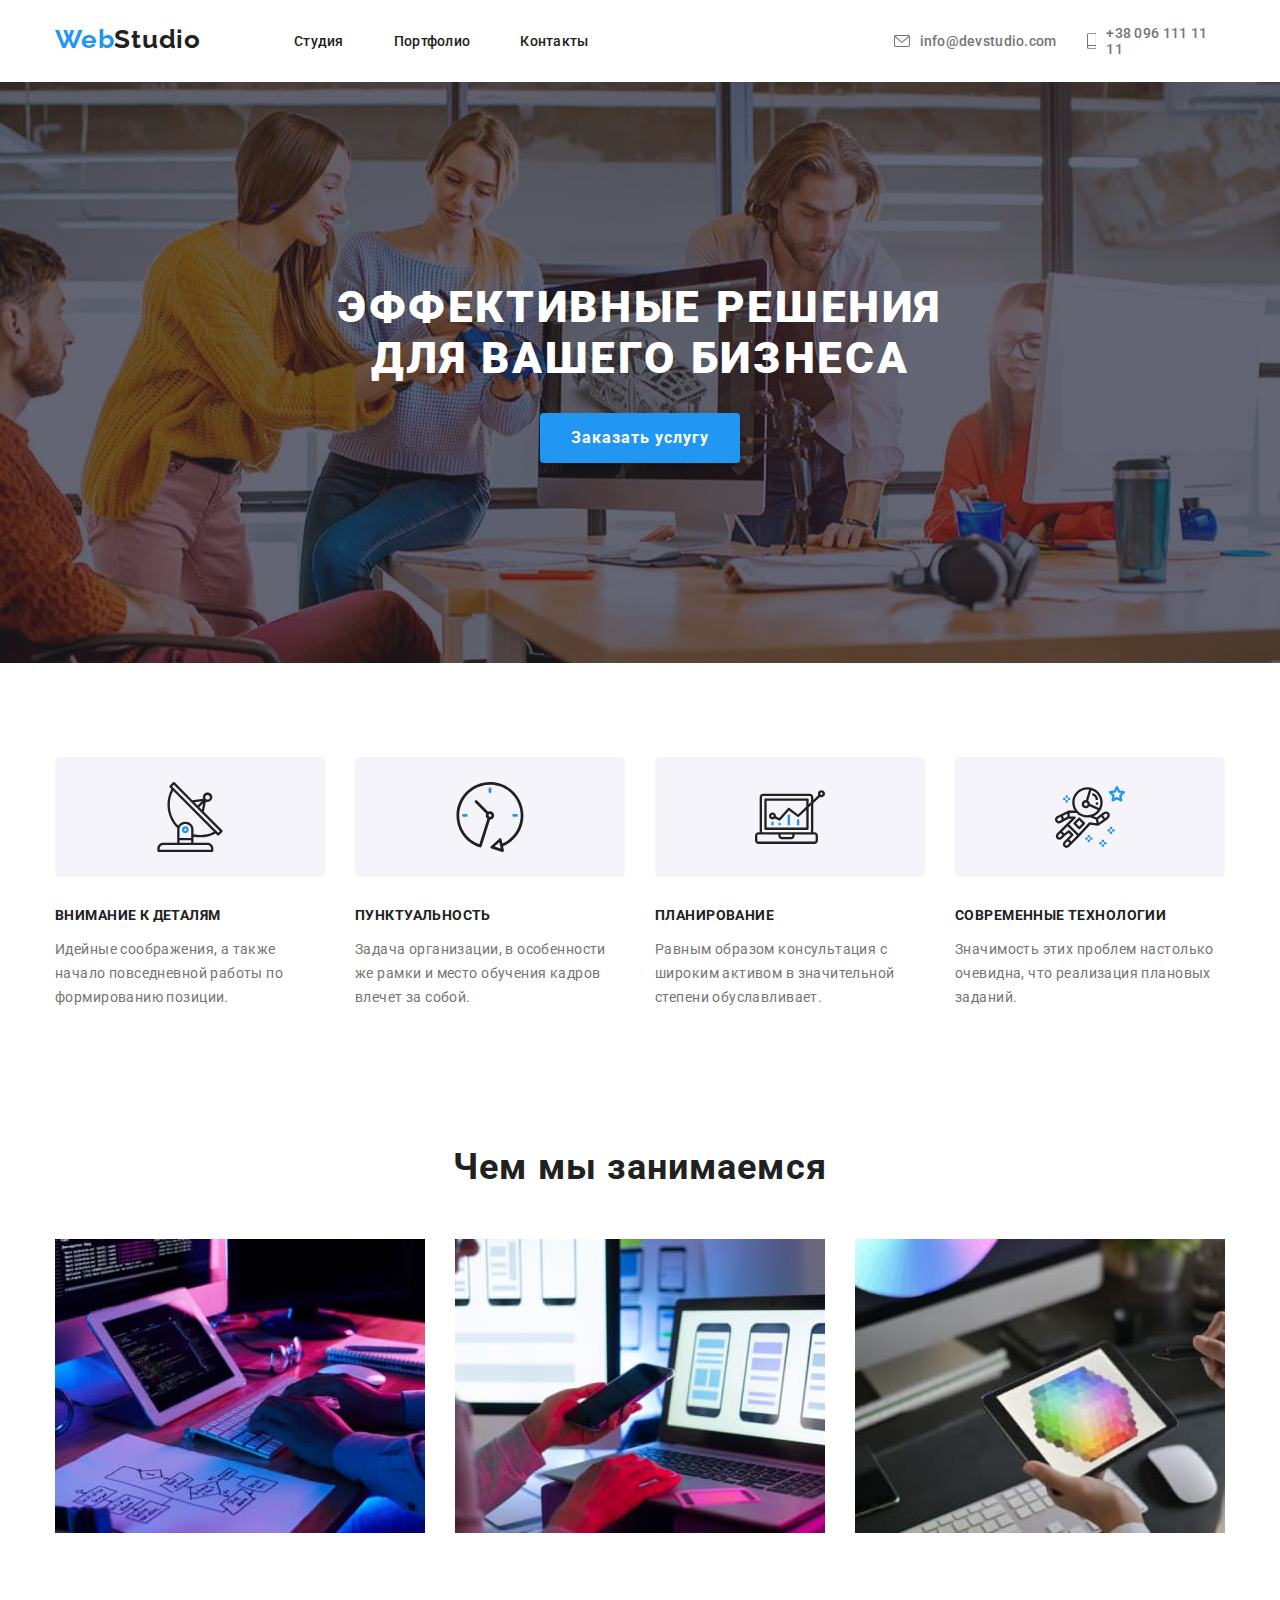
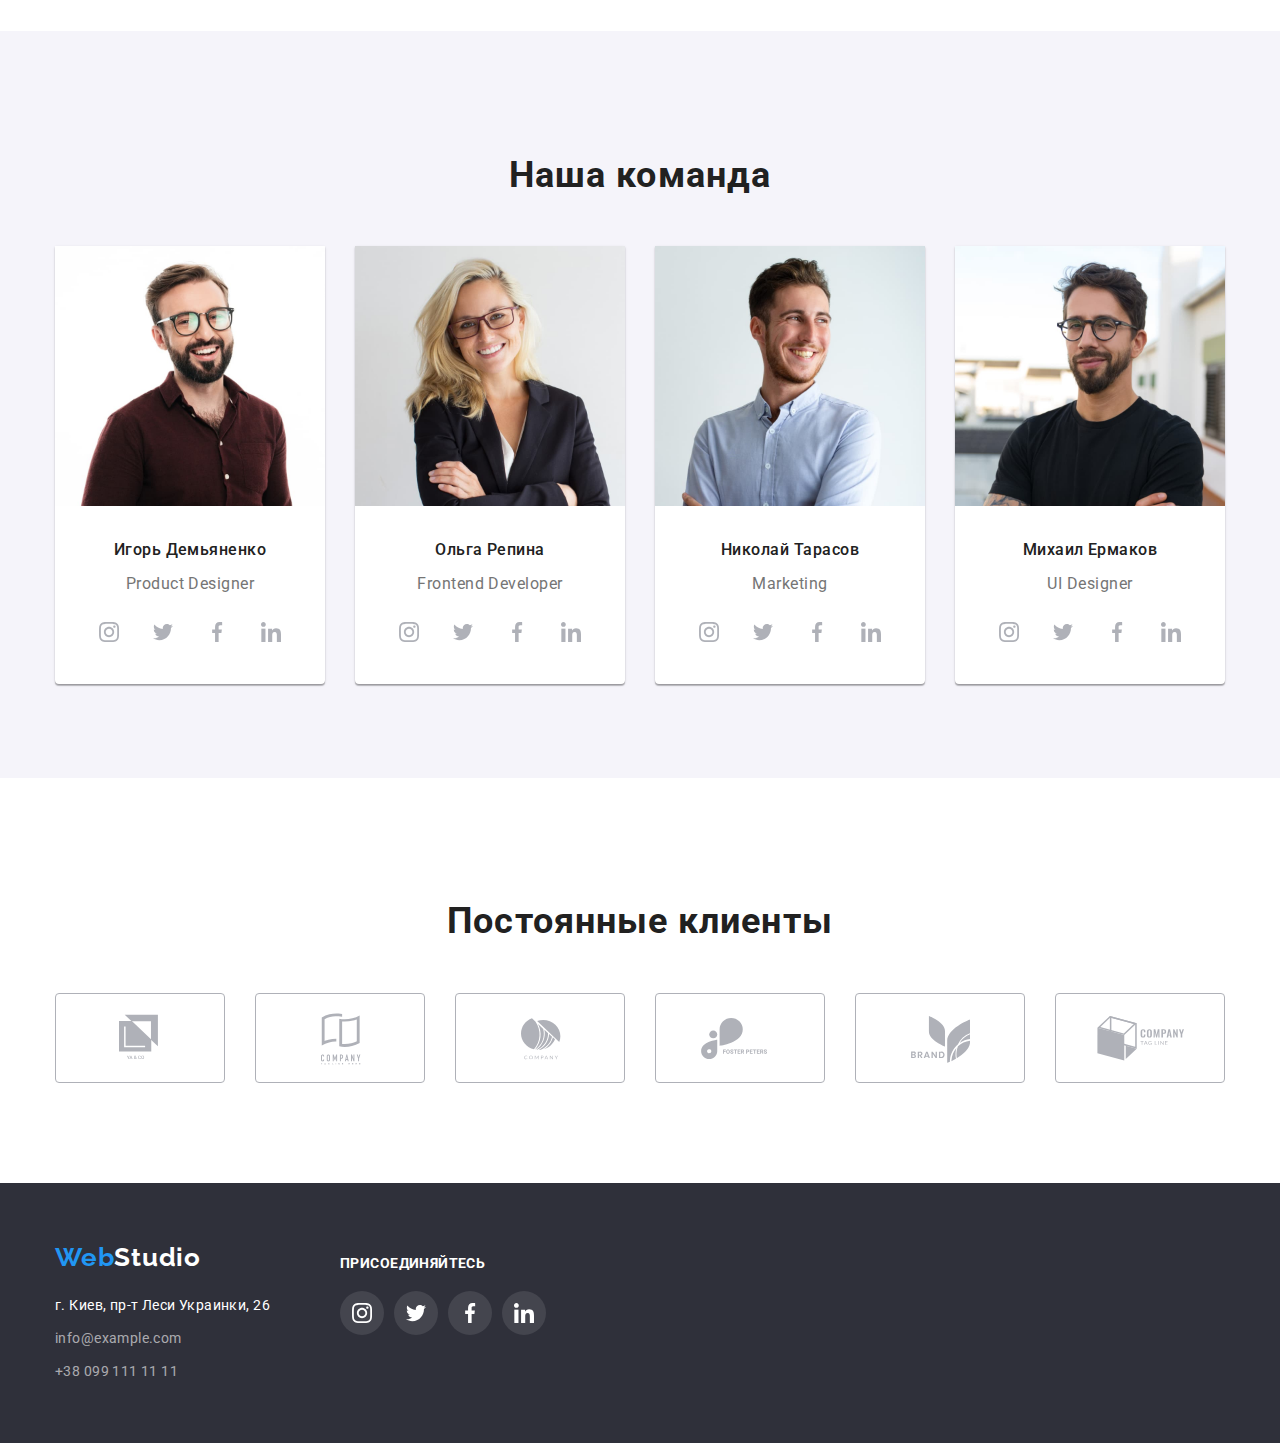
<file: index.html>
<!DOCTYPE html>
<html lang="en">

<head>
  <meta charset="UTF-8" />
  <meta name="viewport" content="width=device-width, initial-scale=1.0" />
  <link rel="stylesheet" href="./CSS/normalize.css" />
  <link rel="stylesheet" href="./CSS/styles.css" />

  <link
    href="https://fonts.googleapis.com/css2?family=Raleway:wght@700&family=Roboto:wght@400;500;700;900&display=fallback"
    rel="stylesheet" />

  <title>Студия</title>
</head>

<body>
  <header class="header">
    <div class="container">
      <nav class="nav-container">
        <div class="logo-container">
          <a href="index.html" class="font-logo"><span class="color-logo">Web</span>Studio</a>
        </div>

        <ul class="ul-container">
          <li><a href="index.html" class="link-nav">Студия</a></li>
          <li><a href="portfolio.html" class="link-nav">Портфолио</a></li>
          <li><a href="" class="link-nav">Контакты</a></li>
        </ul>
        <ul class="ul-contacts-container">
          <li class="contacts-flex">
            <svg class="contacts-icon-mail">
              <use href="IMG/sprite.svg#icon-envelope"></use>
            </svg>
            <a href="mailto:info@devstudio.com" class="link-nav nav-contacts">info@devstudio.com</a>
          </li>
          <li class="contacts-flex">

            <svg class="contacts-icon-phone">
              <use href="IMG/sprite.svg#icon-smartphone"></use>
            </svg>
            <a href="tel:+380961111111" class="link-nav nav-contacts">+38 096 111 11 11</a>
          </li>
        </ul>
      </nav>
    </div>
  </header>

  <section class="hero">
    <div class="container">
      <h1 class="h1-hero">Эффективные решения для вашего бизнеса</h1>
      <button class="btn-hero">Заказать услугу</button>
    </div>
  </section>

  <section class="features">
    <div class="container">
      <ul class="ul-features">
        <li>
          <div class="bg-features">
            <svg class="icon-features">
              <use href="IMG/sprite.svg#icon-Vector"></use>
            </svg>
          </div>
          <h4 class="h4-features">Внимание к деталям</h4>
          <p class="p-features">
            Идейные соображения, а также начало повседневной работы по
            формированию позиции.
          </p>
        </li>
        <li>
          <div class="bg-features">
            <svg class="icon-features">
              <use href="IMG/sprite.svg#icon-Vector1"></use>
            </svg>
          </div>
          <h4 class="h4-features">Пунктуальность</h4>
          <p class="p-features">
            Задача организации, в особенности же рамки и место обучения кадров
            влечет за собой.
          </p>
        </li>
        <li>
          <div class="bg-features">
            <svg class="icon-features">
              <use href="IMG/sprite.svg#icon-Vector2"></use>
            </svg>
          </div>
          <h4 class="h4-features">Планирование</h4>
          <p class="p-features">
            Равным образом консультация с широким активом в значительной
            степени обуславливает.
          </p>
        </li>
        <li>
          <div class="bg-features">
            <svg class="icon-features">
              <use href="IMG/sprite.svg#icon-Vector3"></use>
            </svg>
          </div>
          <h4 class="h4-features">Современные технологии</h4>
          <p class="p-features">
            Значимость этих проблем настолько очевидна, что реализация
            плановых заданий.
          </p>
        </li>
      </ul>
    </div>
  </section>

  <section class="product">
    <div class="container">
      <h2 class="h2-product">Чем мы занимаемся</h2>
      <ul class="ul-product">
        <li>
          <img src="./IMG/product/product(1).jpg" alt="product-image" width="370" />
        </li>
        <li>
          <img src="./IMG/product/product(2).jpg" alt="product-image" width="370" />
        </li>
        <li>
          <img src="./IMG/product/product(3).jpg" alt="product-image" width="370" />
        </li>
      </ul>
    </div>
  </section>

  <section class="team">
    <div class="container">
      <h2 class="h2-team">Наша команда</h2>
      <ul class="ul-team">
        <li class="card-style">
          <img src="./IMG/team/team(1).jpg" alt="team-image" width="270" />
          <h4 class="card-name">Игорь Демьяненко</h4>
          <p class="card-desc">Product Designer</p>
          <ul class="card-soclinks">
            <li class="soclink-style-hover">
              <a class="soclink-bg" href="https://www.instagram.com/"><svg class="soclink">
                  <use href="IMG/sprite.svg#icon-instagram"></use>
                </svg>
              </a>
            </li>
            <li class="soclink-style-hover"><a class="soclink-bg" href="https://www.twitter.com/"><svg class="soclink">
                  <use href="IMG/sprite.svg#icon-twitter"></use>
                </svg></a></li>
            <li class="soclink-style-hover"><a class="soclink-bg" href="https://www.facebook.com/"><svg class="soclink">
                  <use href="IMG/sprite.svg#icon-facebook"></use>
                </svg></a></li>
            <li class="soclink-style-hover"><a class="soclink-bg" href="https://www.linkedin.com/"><svg class="soclink">
                  <use href="IMG/sprite.svg#icon-linkedin"></use>
                </svg></a></li>
          </ul>
        </li>
        <li class="card-style">
          <img src="./IMG/team/team(2).jpg" alt="team-image" width="270" />
          <h4 class="card-name">Ольга Репина</h4>
          <p class="card-desc">Frontend Developer</p>
          <ul class="card-soclinks">
            <li class="soclink-style-hover">
              <a class="soclink-bg" href="https://www.instagram.com/"><svg class="soclink">
                  <use href="IMG/sprite.svg#icon-instagram"></use>
                </svg>
              </a>
            </li>
            <li class="soclink-style-hover"><a class="soclink-bg" href="https://www.twitter.com/"><svg class="soclink">
                  <use href="IMG/sprite.svg#icon-twitter"></use>
                </svg></a></li>
            <li class="soclink-style-hover"><a class="soclink-bg" href="https://www.facebook.com/"><svg class="soclink">
                  <use href="IMG/sprite.svg#icon-facebook"></use>
                </svg></a></li>
            <li class="soclink-style-hover"><a class="soclink-bg" href="https://www.linkedin.com/"><svg class="soclink">
                  <use href="IMG/sprite.svg#icon-linkedin"></use>
                </svg></a></li>
          </ul>
        </li>
        <li class="card-style">
          <img src="./IMG/team/team(3).jpg" alt="team-image" width="270" />
          <h4 class="card-name">Николай Тарасов</h4>
          <p class="card-desc">Marketing</p>
          <ul class="card-soclinks">
            <li class="soclink-style-hover">
              <a class="soclink-bg" href="https://www.instagram.com/"><svg class="soclink">
                  <use href="IMG/sprite.svg#icon-instagram"></use>
                </svg>
              </a>
            </li>
            <li class="soclink-style-hover"><a class="soclink-bg" href="https://www.twitter.com/"><svg class="soclink">
                  <use href="IMG/sprite.svg#icon-twitter"></use>
                </svg></a></li>
            <li class="soclink-style-hover"><a class="soclink-bg" href="https://www.facebook.com/"><svg class="soclink">
                  <use href="IMG/sprite.svg#icon-facebook"></use>
                </svg></a></li>
            <li class="soclink-style-hover"><a class="soclink-bg" href="https://www.linkedin.com/"><svg class="soclink">
                  <use href="IMG/sprite.svg#icon-linkedin"></use>
                </svg></a></li>
          </ul>
        </li>
        <li class="card-style">
          <img src="./IMG/team/team(4).jpg" alt="team-image" width="270" />
          <h4 class="card-name">Михаил Ермаков</h4>
          <p class="card-desc">UI Designer</p>
          <ul class="card-soclinks">
            <li class="soclink-style-hover">
              <a class="soclink-bg" href="https://www.instagram.com/"><svg class="soclink">
                  <use href="IMG/sprite.svg#icon-instagram"></use>
                </svg>
              </a>
            </li>
            <li class="soclink-style-hover"><a class="soclink-bg" href="https://www.twitter.com/"><svg class="soclink">
                  <use href="IMG/sprite.svg#icon-twitter"></use>
                </svg></a></li>
            <li class="soclink-style-hover"><a class="soclink-bg" href="https://www.facebook.com/"><svg class="soclink">
                  <use href="IMG/sprite.svg#icon-facebook"></use>
                </svg></a></li>
            <li class="soclink-style-hover"><a class="soclink-bg" href="https://www.linkedin.com/"><svg class="soclink">
                  <use href="IMG/sprite.svg#icon-linkedin"></use>
                </svg></a></li>
          </ul>
        </li>
      </ul>
    </div>
  </section>

  <section class="clients">
    <div class="container">
      <h2 class="h2-clients">Постоянные клиенты</h2>
      <ul class="ul-clients-flex">
        <li class="clients-style-hover">
          <a href="#" class="client-link">
            <svg class="client-icon1">
              <use href="IMG/sprite.svg#icon-logo1"></use>
            </svg>
          </a>
        </li>
        <li class="clients-style-hover">
          <a href="#" class="client-link">
            <svg class="client-icon2">
              <use href="IMG/sprite.svg#icon-logo2"></use>
            </svg>
          </a>
        </li>
        <li class="clients-style-hover"><a href="#" class="client-link">
            <svg class="client-icon3">
              <use href="IMG/sprite.svg#icon-logo3"></use>
            </svg>
          </a></li>
        <li class="clients-style-hover"><a href="#" class="client-link">
            <svg class="client-icon4">
              <use href="IMG/sprite.svg#icon-logo4"></use>
            </svg>
          </a></li>
        <li class="clients-style-hover"><a href="#" class="client-link">
            <svg class="client-icon5">
              <use href="IMG/sprite.svg#icon-logo5"></use>
            </svg>
          </a></li>
        <li class="clients-style-hover"><a href="#" class="client-link">
            <svg class="client-icon6">
              <use href="IMG/sprite.svg#icon-logo6"></use>
            </svg>
          </a></li>
      </ul>
    </div>
  </section>

  <footer class="footer">
    <div class="container">
      <!-- Flex -->
      <div class="footer-flex">
        <div class="info">
          <div class="logo-container-footer">
            <a href="index.html" class="font-logo"><span class="color-logo">Web</span><span
                class="color-logo-footer">Studio</span></a>
          </div>

          <address class="address-footer">
            г. Киев, пр-т Леси Украинки, 26
          </address>
          <a href="mailto:info@devstudio.com" class="link-footer footer-contacts">info@example.com</a>
          <a href="tel:+380961111111" class="link-footer footer-contacts tel">+38 099 111 11 11</a>
        </div>
        <div class="soclinks-info">
          <h4 class="welcome-footer">присоединяйтесь</h4>
          <ul class="footer-soclinks">
            <li>
              <a class="footer-soclink-bg" href="https://www.instagram.com/"><svg class="footer-soclink">
                  <use href="IMG/sprite.svg#icon-instagram"></use>
                </svg>
              </a>
            </li>
            <li><a class="footer-soclink-bg" href="https://www.twitter.com/"><svg class="footer-soclink">
                  <use href="IMG/sprite.svg#icon-twitter"></use>
                </svg></a></li>
            <li><a class="footer-soclink-bg" href="https://www.facebook.com/"><svg class="footer-soclink">
                  <use href="IMG/sprite.svg#icon-facebook"></use>
                </svg></a></li>
            <li><a class="footer-soclink-bg" href="https://www.linkedin.com/"><svg class="footer-soclink">
                  <use href="IMG/sprite.svg#icon-linkedin"></use>
                </svg></a></li>
          </ul>
        </div>
      </div>


    </div>
  </footer>
</body>

</html>
</file>
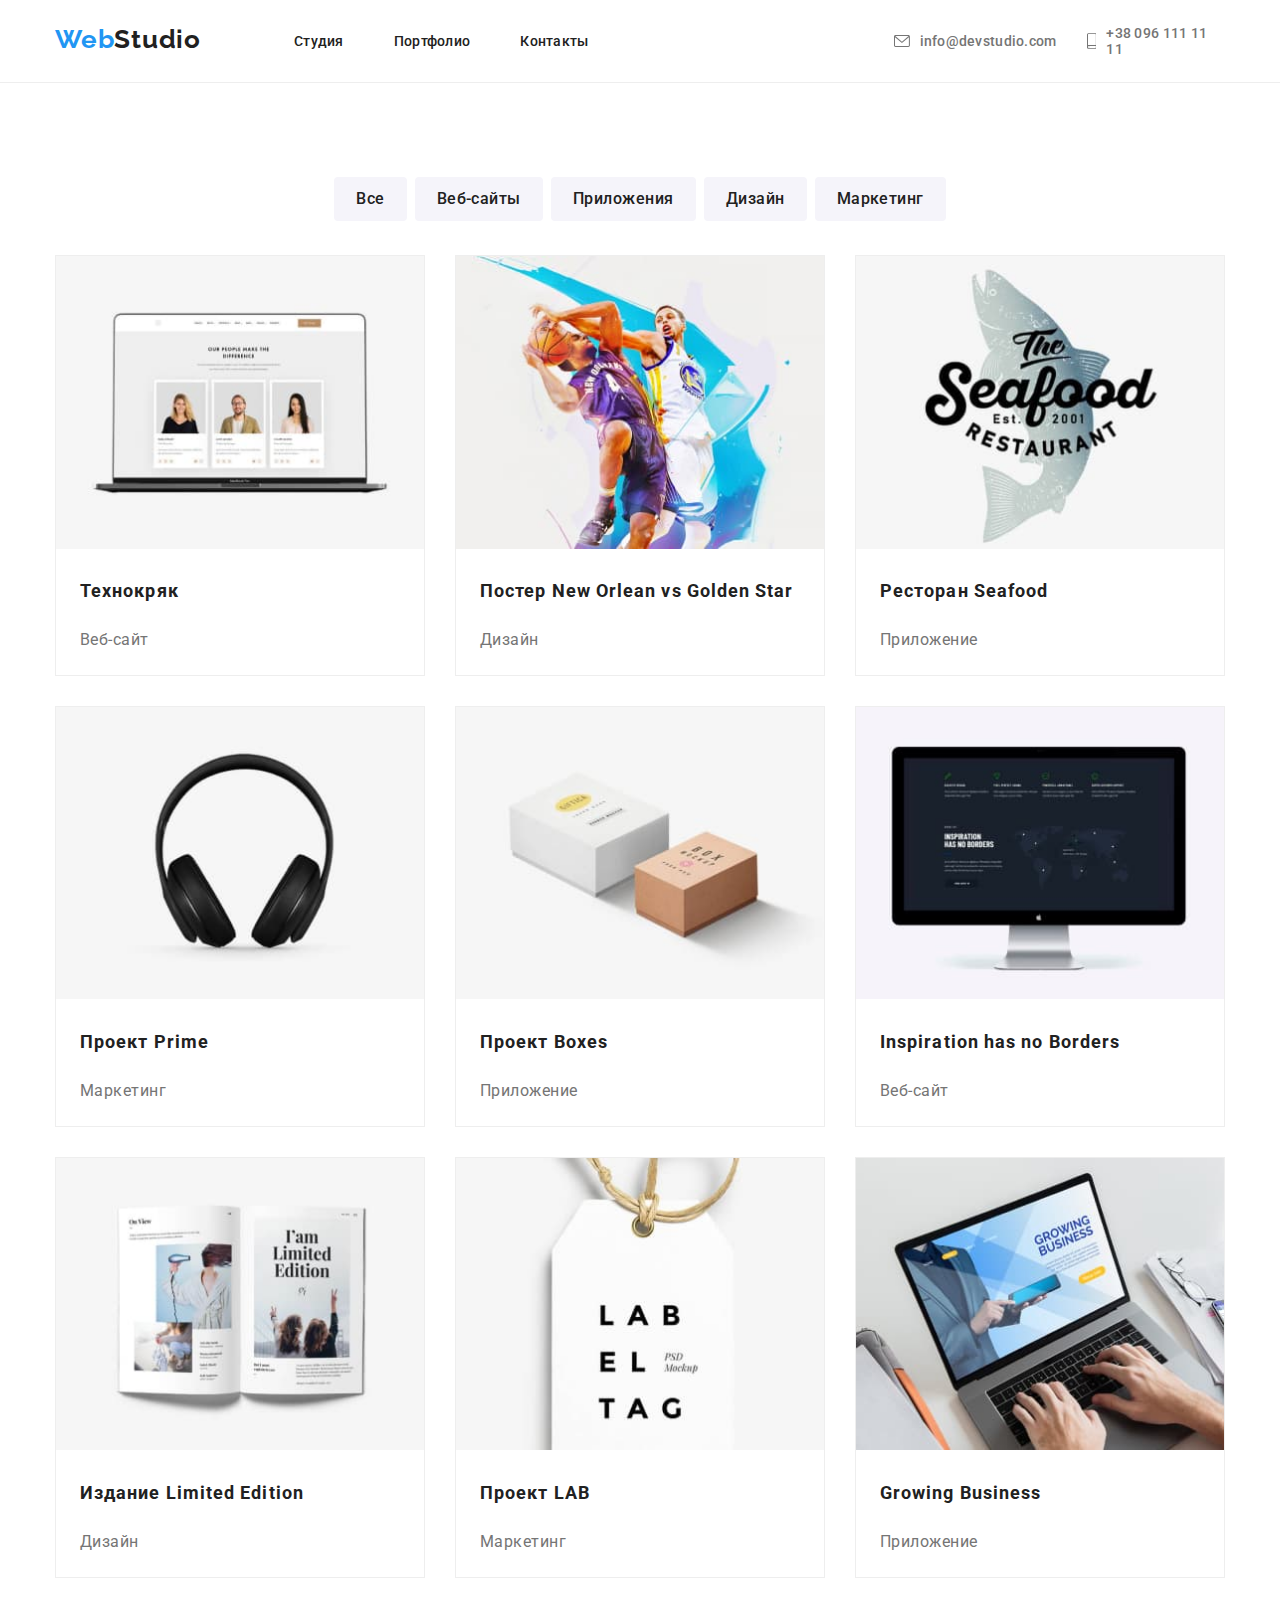
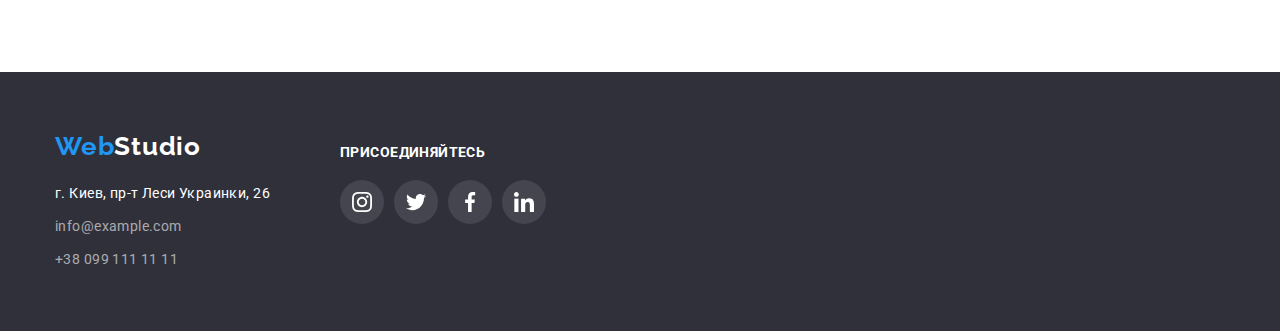
<file: portfolio.html>
<!DOCTYPE html>
<html lang="en">

<head>
  <meta charset="UTF-8" />
  <meta name="viewport" content="width=device-width, initial-scale=1.0" />
  <link rel="stylesheet" href="./CSS/normalize.css" />
  <link rel="stylesheet" href="./CSS/styles.css" />

  <link
    href="https://fonts.googleapis.com/css2?family=Raleway:wght@700&family=Roboto:wght@400;500;700;900&display=fallback"
    rel="stylesheet" />

  <title>Портфолио</title>
</head>

<body>
  <header class="header">
    <div class="container">
      <nav class="nav-container">
        <div class="logo-container">
          <a href="index.html" class="font-logo"><span class="color-logo">Web</span>Studio</a>
        </div>

        <ul class="ul-container">
          <li><a href="index.html" class="link-nav">Студия</a></li>
          <li><a href="portfolio.html" class="link-nav">Портфолио</a></li>
          <li><a href="" class="link-nav">Контакты</a></li>
        </ul>
        <ul class="ul-contacts-container">
          <li class="contacts-flex">


            <svg class="contacts-icon-mail">
              <use href="IMG/sprite.svg#icon-envelope"></use>
            </svg>
            <a href="mailto:info@devstudio.com" class="link-nav nav-contacts">info@devstudio.com</a>
          </li>
          <li class="contacts-flex">

            <svg class="contacts-icon-phone">
              <use href="IMG/sprite.svg#icon-smartphone"></use>
            </svg>
            <a href="tel:+380961111111" class="link-nav nav-contacts">+38 096 111 11 11</a>
          </li>
        </ul>
      </nav>
    </div>
  </header>

  <section class="portfolio">
    <div class="container">
      <div class="filtres">
        <button class="btn-portfolio">
          <span class="btn-portfolio-text">Все</span>
        </button>
        <button class="btn-portfolio">
          <span class="btn-portfolio-text">Веб-сайты</span>
        </button>
        <button class="btn-portfolio">
          <span class="btn-portfolio-text">Приложения</span>
        </button>
        <button class="btn-portfolio">
          <span class="btn-portfolio-text">Дизайн</span>
        </button>
        <button class="btn-portfolio">
          <span class="btn-portfolio-text">Маркетинг</span>
        </button>
      </div>
      <div class="projects">
        <ul class="wrap">
          <li class="card-style-portfolio">
            <img class="img-contain" src="./IMG/projects/img(1).jpg" alt="card-image" />
            <h4 class="card-name-portfolio">Технокряк</h4>
            <p class="card-desc-portfolio">Веб-сайт</p>
          </li>
          <li class="card-style-portfolio">
            <img class="img-contain" src="./IMG/projects/img(2).jpg" alt="card-image" />
            <h4 class="card-name-portfolio">
              Постер New Orlean vs Golden Star
            </h4>
            <p class="card-desc-portfolio">Дизайн</p>
          </li>
          <li class="card-style-portfolio">
            <img class="img-contain" src="./IMG/projects/img(3).jpg" alt="card-image" />
            <h4 class="card-name-portfolio">Ресторан Seafood</h4>
            <p class="card-desc-portfolio">Приложение</p>
          </li>
          <li class="card-style-portfolio">
            <img class="img-contain" src="./IMG/projects/img(4).jpg" alt="card-image" />
            <h4 class="card-name-portfolio">Проект Prime</h4>
            <p class="card-desc-portfolio">Маркетинг</p>
          </li>
          <li class="card-style-portfolio">
            <img class="img-contain" src="./IMG/projects/img(5).jpg" alt="card-image" />
            <h4 class="card-name-portfolio">Проект Boxes</h4>
            <p class="card-desc-portfolio">Приложение</p>
          </li>
          <li class="card-style-portfolio">
            <img class="img-contain" src="./IMG/projects/img(6).jpg" alt="card-image" />
            <h4 class="card-name-portfolio">Inspiration has no Borders</h4>
            <p class="card-desc-portfolio">Веб-сайт</p>
          </li>
          <li class="card-style-portfolio last-3">
            <img class="img-contain" src="./IMG/projects/img(7).jpg" alt="card-image" />
            <h4 class="card-name-portfolio">Издание Limited Edition</h4>
            <p class="card-desc-portfolio">Дизайн</p>
          </li>
          <li class="card-style-portfolio last-3">
            <img class="img-contain" src="./IMG/projects/img(8).jpg" alt="card-image" />
            <h4 class="card-name-portfolio">Проект LAB</h4>
            <p class="card-desc-portfolio">Маркетинг</p>
          </li>
          <li class="card-style-portfolio last-3">
            <img class="img-contain" src="./IMG/projects/img(9).jpg" alt="card-image" />
            <h4 class="card-name-portfolio">Growing Business</h4>
            <p class="card-desc-portfolio">Приложение</p>
          </li>
        </ul>
      </div>
    </div>
  </section>

  <footer class="footer">
    <div class="container">
      <!-- Flex -->
      <div class="footer-flex">
        <div class="info">
          <div class="logo-container-footer">
            <a href="index.html" class="font-logo"><span class="color-logo">Web</span><span
                class="color-logo-footer">Studio</span></a>
          </div>

          <address class="address-footer">
            г. Киев, пр-т Леси Украинки, 26
          </address>
          <a href="mailto:info@devstudio.com" class="link-footer footer-contacts">info@example.com</a>
          <a href="tel:+380961111111" class="link-footer footer-contacts tel">+38 099 111 11 11</a>
        </div>
        <div class="soclinks-info">
          <h4 class="welcome-footer">присоединяйтесь</h4>
          <ul class="footer-soclinks">
            <li>
              <a class="footer-soclink-bg" href="https://www.instagram.com/"><svg class="footer-soclink">
                  <use href="IMG/sprite.svg#icon-instagram"></use>
                </svg>
              </a>
            </li>
            <li><a class="footer-soclink-bg" href="https://www.twitter.com/"><svg class="footer-soclink">
                  <use href="IMG/sprite.svg#icon-twitter"></use>
                </svg></a></li>
            <li><a class="footer-soclink-bg" href="https://www.facebook.com/"><svg class="footer-soclink">
                  <use href="IMG/sprite.svg#icon-facebook"></use>
                </svg></a></li>
            <li><a class="footer-soclink-bg" href="https://www.linkedin.com/"><svg class="footer-soclink">
                  <use href="IMG/sprite.svg#icon-linkedin"></use>
                </svg></a></li>
          </ul>
        </div>
      </div>


    </div>
  </footer>
</body>

</html>
</file>
<file: CSS/styles.css>
/* Global */

:root {
  --main-text-color: #757575;
  --second-text-color: #212121;
}

body {
  font-family: "Roboto", sans-serif;
  background-color: #fff;
}

a,
a:visited {
  color: var(--second-text-color);
  text-decoration: none;
}

ul {
  list-style-type: none;
}

h2 {
  font-weight: 700;
  font-size: 36px;
  letter-spacing: 0.03em;
  color: var(--second-text-color);
}

p {
  font-size: 14px;
  letter-spacing: 0.03em;
  color: var(--main-text-color);
}

h1,
h4,
ul,
button,
span {
  margin: 0;
  padding: 0;
}

/* Style Index.html */

/* Style Nav*/
.font-logo {
  font-family: "Raleway", sans-serif;
  text-decoration: none;
  font-weight: 700;
  font-size: 26px;
  letter-spacing: 0.03em;
}

.color-logo {
  color: #2196f3;
}

.link-nav {
  font-weight: 500;
  font-size: 14px;
  letter-spacing: 0.02em;
  color: var(--second-text-color);
}

.link-nav:hover {
  color: #2196f3;
}

.link-nav.nav-contacts {
  margin: auto;
  color: var(--main-text-color);
}

.nav-contacts:hover {
  color: #2196f3;
}

/* Style Hero */

.h1-hero {
  font-size: 44px;
  font-weight: 900;
  letter-spacing: 0.06em;
  text-transform: uppercase;
  color: #ffffff;
}

/* Style Features */

.h4-features {
  font-weight: 700;
  font-size: 14px;
  letter-spacing: 0.03em;
  text-transform: uppercase;
  color: var(--second-text-color);
}

.p-features {
  font-size: 14px;
  line-height: 24px;
  letter-spacing: 0.03em;
  color: var(--main-text-color);
}

/* Style Card */

.card-name {
  font-weight: 500;
  font-size: 16px;
  letter-spacing: 0.03em;
  color: var(--second-text-color);
}

.card-desc {
  font-size: 16px;
  letter-spacing: 0.03em;
  color: var(--main-text-color);
}

/* Style Footer */

.color-logo-footer {
  color: #ffffff;
}

.link-footer.footer-contacts {
  font-size: 14px;
  letter-spacing: 0.03em;
  color: rgba(255, 255, 255, 0.6);
}

/* Style Portfolio.html */

.card-name-portfolio {
  margin-top: 20px;
  margin-bottom: 4px;
  padding: 0 24px;
  font-weight: 700;
  font-size: 18px;
  line-height: 36px;
  letter-spacing: 0.06em;
  color: var(--second-text-color);
}

.card-desc-portfolio {
  margin-bottom: 20px;
  padding: 0 24px;
  font-size: 16px;
  line-height: 30px;
  letter-spacing: 0.03em;

  color: var(--main-text-color);
}

.address-footer {
  font-style: normal;
  font-size: 14px;
  letter-spacing: 0.03em;
  color: #ffffff;
}

/* Containers and Flexbox*/
/* Header */

.header {
  padding-top: 25px;
  padding-bottom: 25px;
}
.container {
  width: 1200px;
  padding-left: 15px;
  padding-right: 15px;
  margin: auto;
}

.nav-container {
  display: flex;
}

.ul-container {
  display: flex;
  margin: auto;
  margin-left: 93px;
}

.ul-container > li:not(:first-child) {
  margin-left: 50px;
}

.ul-contacts-container {
  display: flex;
  margin-left: 305px;
  margin-top: auto;
  margin-bottom: auto;
}

.ul-contacts-container > li:not(:first-child) {
  margin-left: 30px;
}

/* Hero */

.hero {
  margin: auto;
  padding: 200px 0px 200px 0px;
}

.h1-hero {
  width: 670px;
  text-align: center;
  margin: auto;
  margin-bottom: 30px;
}

.btn-hero {
  display: block;
  width: 200px;
  height: 50px;
  padding: 10px 0px;
  margin: auto;
  background: #2196f3;
  box-shadow: 0px 4px 4px rgba(0, 0, 0, 0.15);
  border-radius: 4px;
  border-style: hidden;
  letter-spacing: 0.06em;
  color: #ffffff;
  font-weight: 700;
  font-size: 16px;
}

/* Features */

.features {
  margin: auto;
  padding: 94px 0px 94px 0px;
}

.ul-features {
  display: flex;
}

.ul-features > li:not(:first-child) {
  margin-left: 30px;
}

.ul-features > li > h4 {
  margin-bottom: 10px;
}

/* Product */

.product {
  margin: auto;
  padding-bottom: 94px;
}

.h2-product,
.h2-team,
.h2-clients {
  text-align: center;
  margin-bottom: 50px;
}

.ul-product {
  display: flex;
}

.ul-product > li:not(:first-child) {
  margin-left: 30px;
}

/* Team */

.team {
  padding-top: 94px;
  padding-bottom: 94px;
  margin: auto;
  background: #f5f4fa;
}

.ul-team {
  display: flex;
}

.ul-team > li:not(:first-child) {
  margin-left: 30px;
}

.card-style {
  background: #ffffff;
  box-shadow: 0px 1px 3px rgba(0, 0, 0, 0.12), 0px 1px 1px rgba(0, 0, 0, 0.14),
    0px 2px 1px rgba(0, 0, 0, 0.2);
  border-radius: 0px 0px 4px 4px;
}

.card-name {
  text-align: center;
  margin-top: 30px;
  margin-bottom: 10px;
}

.card-desc {
  text-align: center;
  margin-bottom: 16px;
}

/* Footer */

.footer {
  background: #2f303a;
  margin: auto;
  padding-bottom: 60px;
  padding-top: 60px;
}

.info {
  display: flex;
  flex-direction: column;
}

.logo-container-footer {
  display: inline-block;
  margin-bottom: 20px;
}

.address-footer {
  line-height: 24px;
  margin-bottom: 9px;
}

.link-footer{
  line-height: 24px;
}

.link-footer:not(:last-child) {
  margin-bottom: 9px;
}

/* Portfolio.html */

.portfolio {
  border-top: 1px solid #eeeeee;
  margin: auto;
  padding-top: 94px;
  padding-bottom: 94px;
}

/* Filtres */

.filtres {
  height: 44px;
  display: flex;
  justify-content: center;
  margin-bottom: 34px;
}

.filtres > button:not(:first-child) {
  margin-left: 8px;
}

.btn-portfolio-text {
  padding: 6px 22px 6px 22px;
  font-weight: 500;
  font-size: 16px;
  line-height: 26px;
  text-align: center;
  letter-spacing: 0.03em;
}

.btn-portfolio {
  color: var(--second-text-color);
  background: #f5f4fa;
  border-color: #f5f4fa;
  border-radius: 4px;
  border-style: hidden;
}

.btn-portfolio:hover {
  color: #ffffff;
  background: #2196f3;
  box-shadow: 0px 3px 1px rgba(0, 0, 0, 0.1), 0px 1px 2px rgba(0, 0, 0, 0.08),
    0px 2px 2px rgba(0, 0, 0, 0.12);
}

/* Projects */

.projects {
  margin: auto;
  /* width: 1178px; */
}

.img-contain {
  width: 100%;
}

.card-style-portfolio {
  width: 370px;
  background: #ffffff;
  border: 1px solid #eeeeee;
}

.card-style-portfolio:hover{
  box-shadow: 0px 1px 1px rgba(0, 0, 0, 0.12), 0px 4px 4px rgba(0, 0, 0, 0.06), 1px 4px 6px rgba(0, 0, 0, 0.16);
}

.card-style-portfolio:not(.last-3) {
  margin-bottom: 30px;
}

.wrap > li:not(:nth-of-type(3n - 5)) {
  margin-left: 30px;
}

.wrap {
  display: flex;
  flex-wrap: wrap;
}

/* Homework 4 */

/* Features */

.bg-features{
  padding: 25px 100px;
  margin-bottom: 30px;

  width: 270px;
  height: 120px;
  background: #F5F4FA;
  border-radius: 4px;
}

.icon-features{
  width: 70px;
  height: 70px;
}

/* Hero */

.hero {
  background-image: linear-gradient(
      rgba(47, 48, 58, 0.4),
      rgba(47, 48, 58, 0.4)
    ),
    url("../IMG/hero/Img.jpg");
  background-repeat: no-repeat;
  background-position: center;
}

/* Icons */

/* Contacts */

.contacts-flex{
  display: flex;
}

.contacts-flex:hover .contacts-icon-mail{
  fill: #2196F3;
}

.contacts-flex:hover .nav-contacts{
  color: #2196F3;
}

.contacts-flex:hover .contacts-icon-phone{
  fill: #2196F3;
}

.contacts-flex:hover .nav-contacts{
  color: #2196F3;
}

.contacts-icon-mail{
  width: 16px;
  height: 16px;
  margin: auto;
  fill:#757575;
  margin-right: 10px;

}

.contacts-icon-phone{
  width: 10px;
  height: 16px;
  margin: auto;
  fill:#757575;
  margin-right: 10px;

}

/* Soc-links */

.card-soclinks{
  display: flex;
  margin: 0 32px 30px 32px;
}

.card-soclinks li:not(:last-child) {
margin-right: 10px;
}

.soclink {
  margin: auto;
  width: 20px;
  height: 20px;
  fill: #afb1b8;
}

.soclink-style-hover:hover .soclink-bg{
  background-color: #2196f3;
}

.soclink-style-hover:hover .soclink{
  fill: #fff;
}

.soclink-bg {
  display: inline-block;
  padding: 12px;
  width: 44px;
  height: 44px;
  border-radius: 50%;
}

/* Clients */

.clients {
  padding-top: 94px;
  padding-bottom: 94px;
}

.ul-clients-flex{
  display: flex;
}

.ul-clients-flex li:not(:last-child){
  margin-right: 30px;
}

.client-link{
  display: inline-block;
  width: 170px;
  height: 90px;
  
  border: 1px solid #AFB1B8;
  border-radius: 4px;
}
.clients-style-hover:hover .client-link{
  border-color: #2196f3;
}

.clients-style-hover:hover .client-icon1{
  fill:#2196f3
}
.clients-style-hover:hover .client-icon2{
  fill:#2196f3
}
.clients-style-hover:hover .client-icon3{
  fill:#2196f3
}
.clients-style-hover:hover .client-icon4{
  fill:#2196f3
}
.clients-style-hover:hover .client-icon5{
  fill:#2196f3
}
.clients-style-hover:hover .client-icon6{
  fill:#2196f3
}



.client-icon1{
  margin: 20px 63px;
  width: 43px;
  height: 49px;
  fill:#afb1b8;
}
.client-icon2{
  margin: 19px 65px;
  width: 40px;
  height: 52px;
  fill:#afb1b8;
}
.client-icon3{
  margin: 24px 65px;
  width: 40px;
  height: 42px;
  fill:#afb1b8;
}
.client-icon4{
  margin: 24px 45px;
  width: 79px;
  height: 42px;
  fill:#afb1b8;
}
.client-icon5{
  margin: 22px 55px;
  width: 59px;
  height: 47px;
  fill:#afb1b8;
}
.client-icon6{
  margin: 22px 41px;
  width: 88px;
  height: 45px;
  fill:#afb1b8;
}

/* Footer Soclinks */

.footer-flex{
  display: flex;
}

.soclinks-info{
  display: flex;
  flex-direction: column;

  margin-left: 70px;
  margin-top: 12px;
}

.welcome-footer{
  font-weight: 700;
  font-size: 14px;
  letter-spacing: 0.03em;
  text-transform: uppercase;
  color: #FFFFFF;
}

.footer-soclinks{
  display: flex;
  margin-top: 20px;
}

.footer-soclinks li:not(:last-child){
  margin-right: 10px;
}

.footer-soclink-bg{
  display: inline-block;
  padding: 12px;
  width: 44px;
  height: 44px;
  border-radius: 50%;
  background: rgba(255, 255, 255, 0.1);
}

.footer-soclink{
  width: 20px;
  height: 20px;
  fill: #fff;

}

.footer-soclink-bg:hover{
  background-color: #2196F3;
}
</file>
